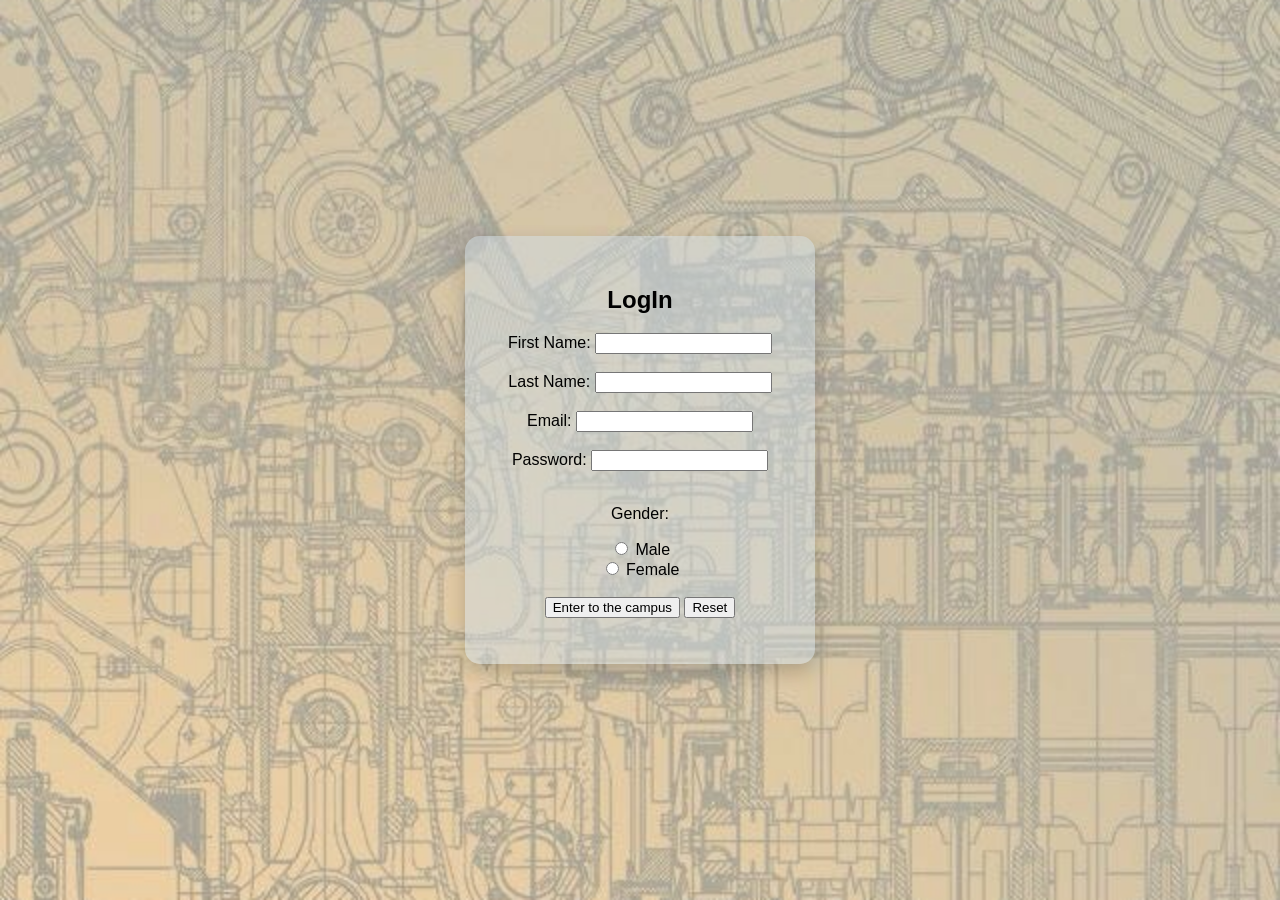
<file: index.html>
<!DOCTYPE html>
<html>
    <head>
<title>Register</title>
<link rel="stylesheet"href="styles.css">
    </head>
    <body class="login-page">
<div class="login-box">
    <h2>LogIn</h2>
    <p><form action="home.html" method="Get">
    <label for="firstName">First Name:</label>
    <input type="text" id="firstName"required>
    <br>
    <br>
    <label for="lastname">Last Name:</label>
    <input type="text" id="lastname"required>
    <br>
    <br>
    <label for="email">Email:</label>
    <input type="email" id="useremail"required>
    <br>
    <br>
    <label for="password">Password:</label>
    <input type="password" id="password"required>
    <br>
    <br>
   <p>Gender:</p> 
    <input type="radio"Name="gender"value="male"required>
    <label="male">Male</label>
    <br>
    <input type="radio"Name="gender"value="female"required>
    <label="female">Female</label>
    <br>
    <br>
    <input type="submit"value="Enter to the campus" id="submit">
    <input type="reset"value="Reset">
</form></p>
</div>
    </body>
</html>
</file>
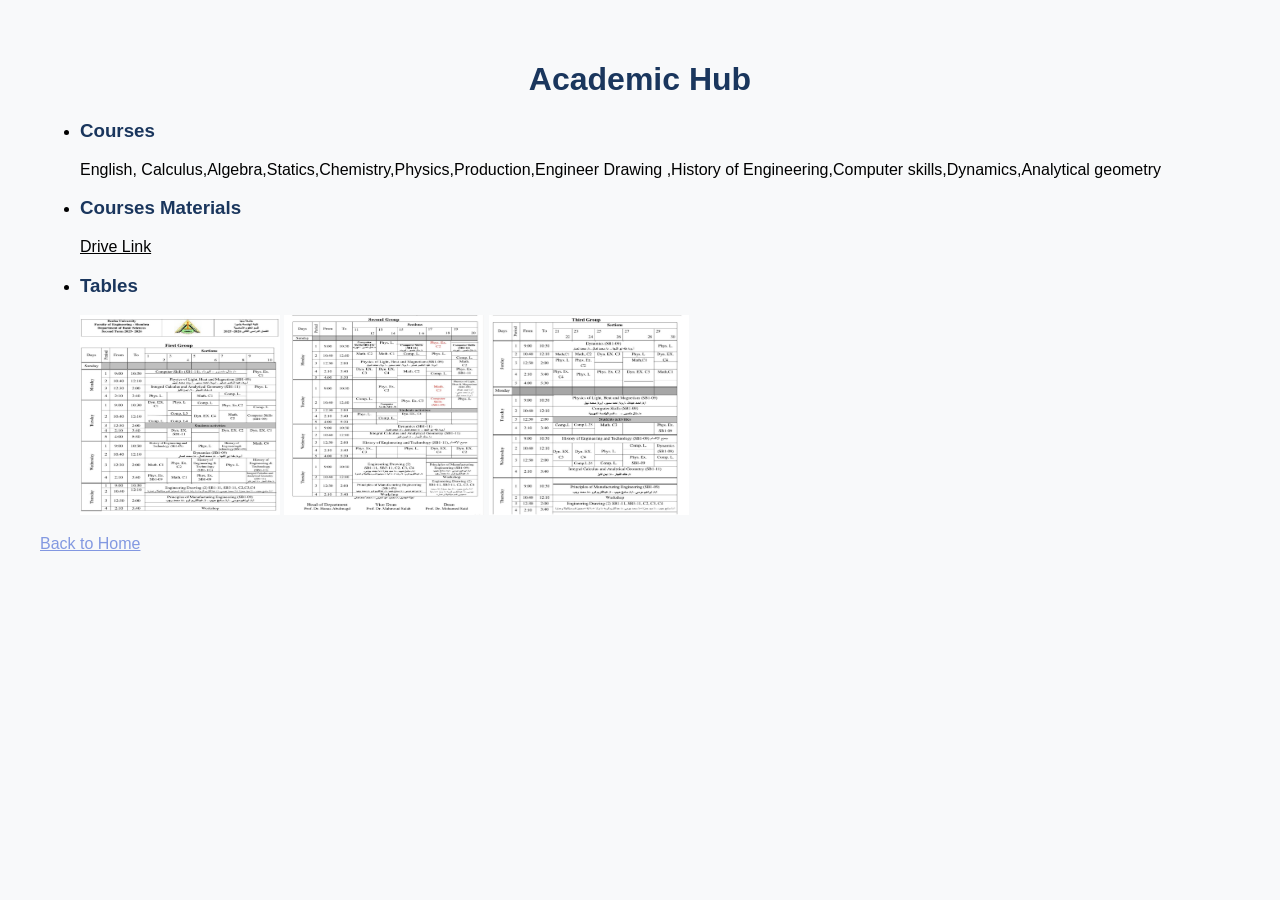
<file: academichub.html>
<!DOCTYPE html>
<html>
    <head>
        <title>Academic Hub</title>
        <link rel="stylesheet"href="styles.css">
    </head>
    <body>
        <h1>Academic Hub</h1>
        <ul>
            <li><h3>Courses</h3></li>
            <p>English,
Calculus,Algebra,Statics,Chemistry,Physics,Production,Engineer Drawing 
,History of Engineering,Computer skills,Dynamics,Analytical geometry</p>
            <li><h3>Courses Materials</h3></li>
            <a class="drive"href="https://drive.google.com/drive/folders/1TYDstQszvV6_vAgd7pfJZGmYhGUY4m2F?usp=sharing">Drive Link</a>
            <li><h3>Tables</h3></li>
            <div calss="container">
            <img src="g1.jpg"alt="group1"width="200"height="200">
            <img src="g2.jpg"alt="group2"width="200"height="200">
            <img src="g3.jpg"alt="group3"width="200"height="200">
            </div>
        </ul>
        <a href="home.html"class="normal-btn">Back to Home</a>
    </body>
</html>
</file>
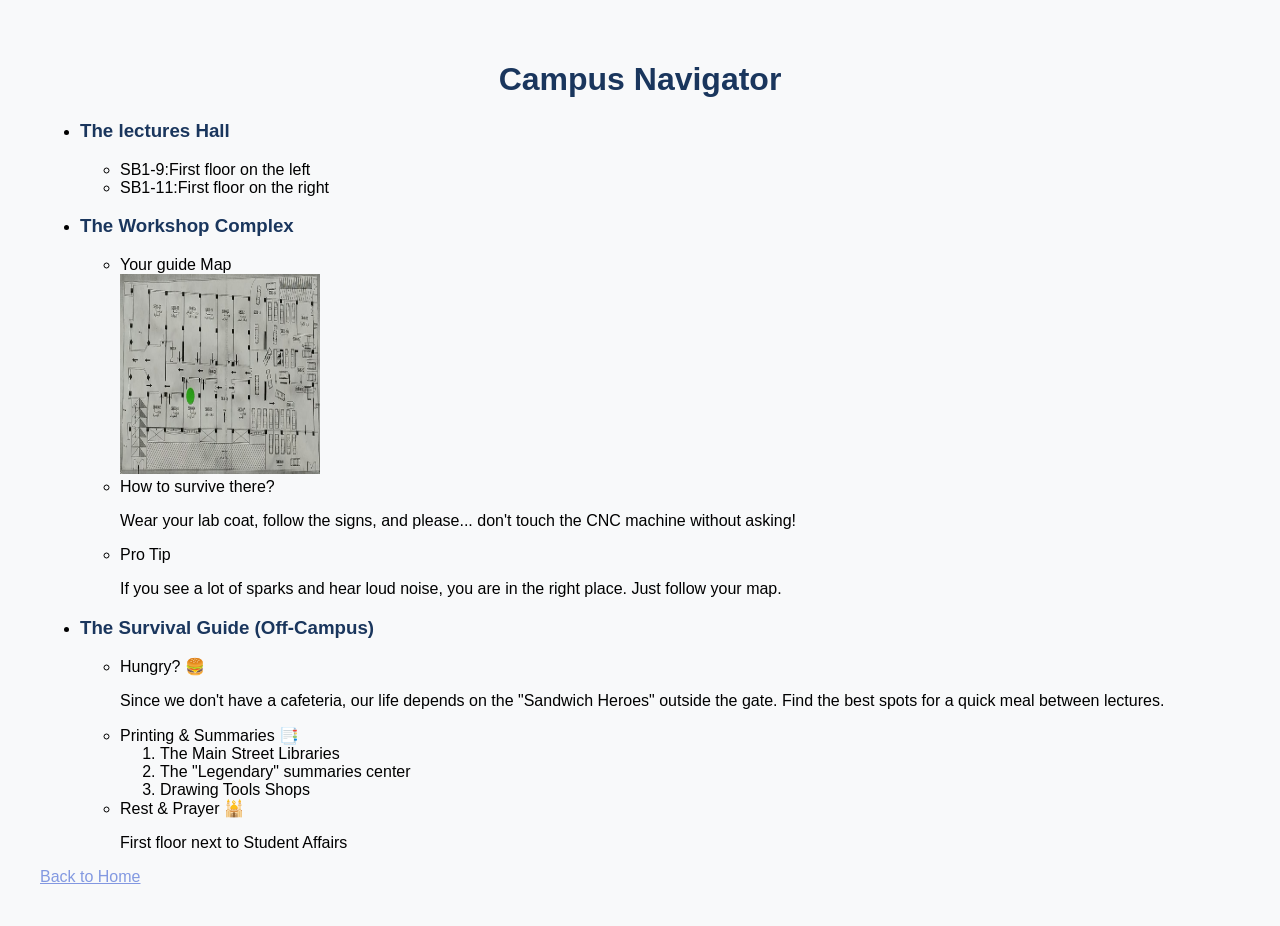
<file: campusnavigator.html>
<!DOCTYPE html>
<html>
    <head>
        <title>Campus Navigator</title>
        <link rel="stylesheet"href="styles.css">
    </head>
    <body>
        <h1>Campus Navigator</h1>
        <div class="navigator-section">
       <ul>
        <li>
            <h3>The lectures Hall</h3>
            <ul>
                <li>SB1-9:First floor on the left</li>
                <li>SB1-11:First floor on the right</li>
            </ul>
        </li>
       </ul> 
        </div>
        <div class="navigator-section">
    <ul>
        <li>
            <h3>The Workshop Complex</h3>
            <ul>
                <li>Your guide Map</li>
                <img src="ws.png" alt="workshop map" width="200" height="200">
                <li>How to survive there?
                    <p>Wear your lab coat, follow the signs, and please... don't touch the CNC machine without asking!</p>
                </li>

                <li>Pro Tip
                    <p>If you see a lot of sparks and hear loud noise, you are in the right place. Just follow your map.</p>
                </li>
            </ul>
        </li>
    </ul>
</div>
<div class="navigator-section">
    <ul>
        <li>
            <h3>The Survival Guide (Off-Campus)</h3>
            <ul>
                <li>Hungry? 🍔
                    <p>Since we don't have a cafeteria, our life depends on the "Sandwich Heroes" outside the gate. Find the best spots for a quick meal between lectures.</p>
                </li>
                
                <li>Printing & Summaries 📑
                    <ol>
                        <li>The Main Street Libraries</li>
                        <li>The "Legendary" summaries center</li>
                        <li>Drawing Tools Shops</li>
                    </ol>
                </li>

                <li>Rest & Prayer 🕌
                    <p>First floor next to Student Affairs</p>
                </li>
            </ul>
        </li>
    </ul>
</div>
<a href="home.html"class="normal-btn">Back to Home</a>
    </body>
</html>
</file>
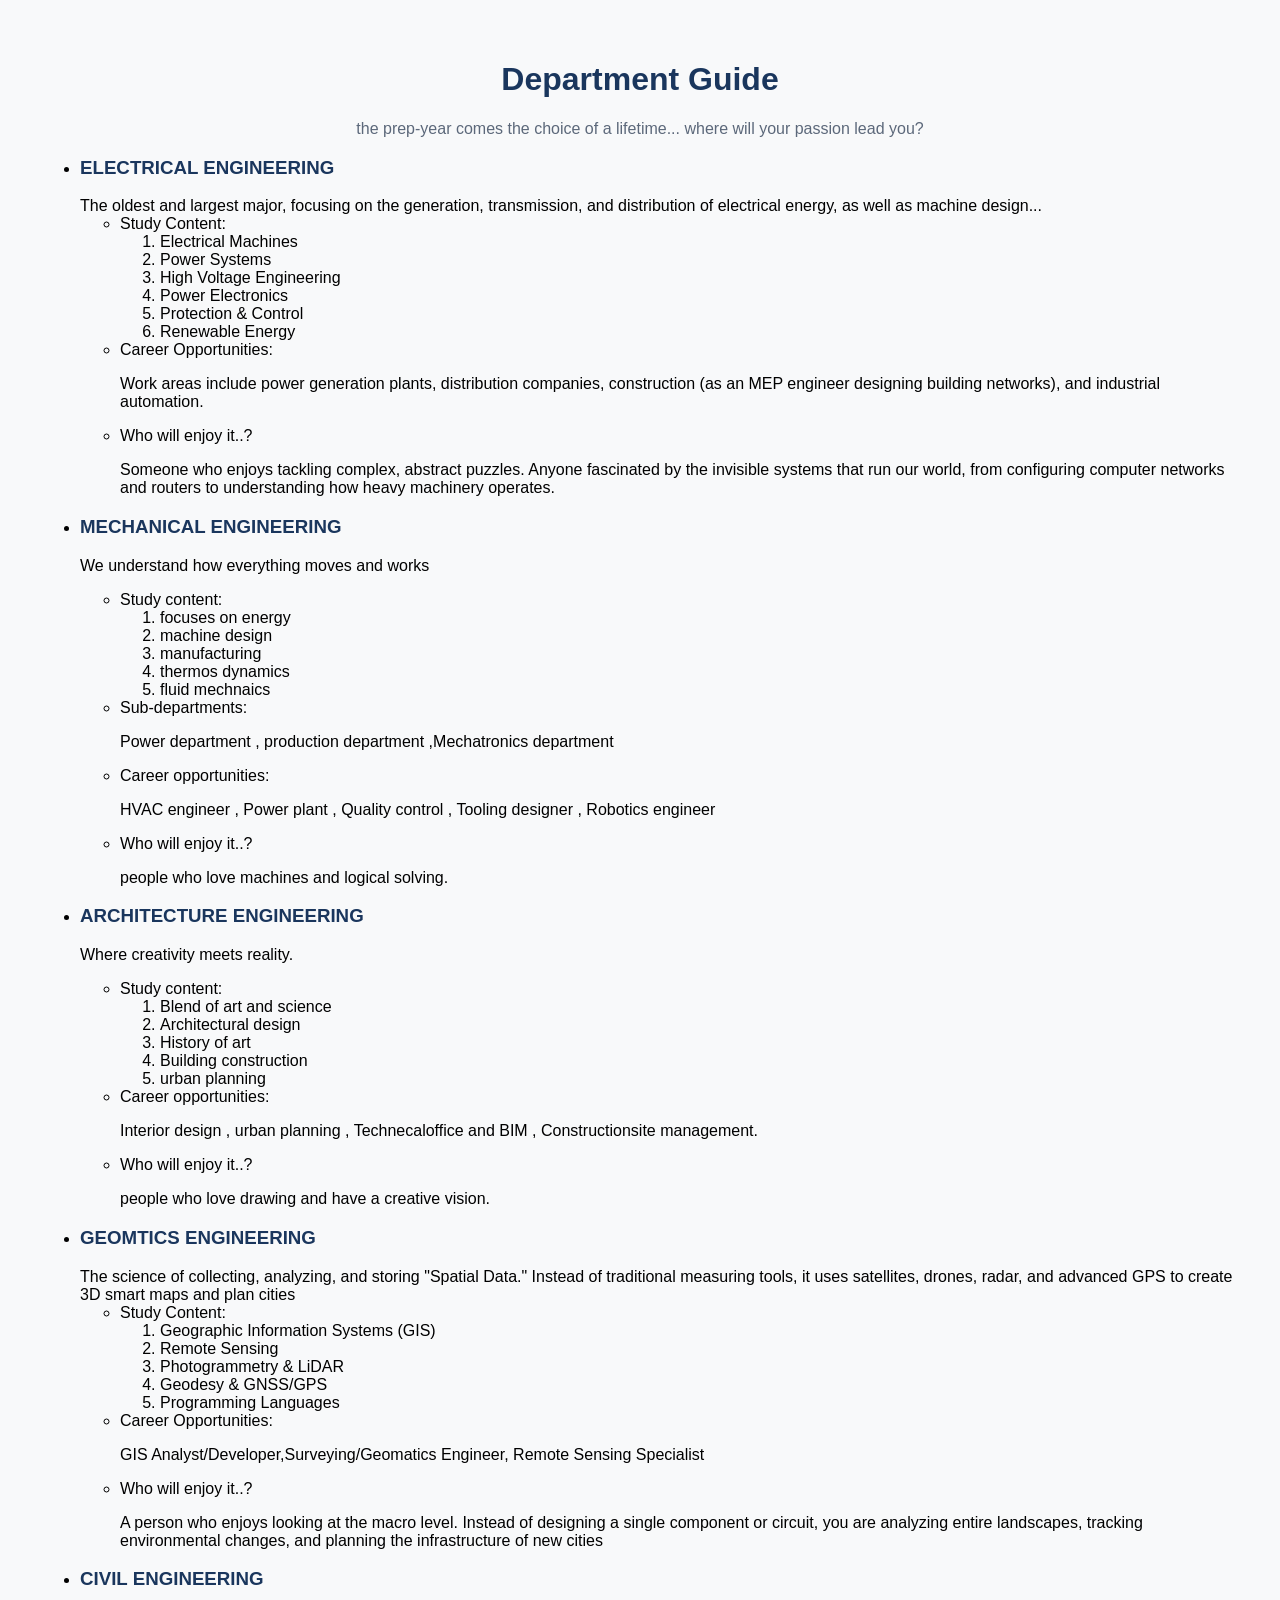
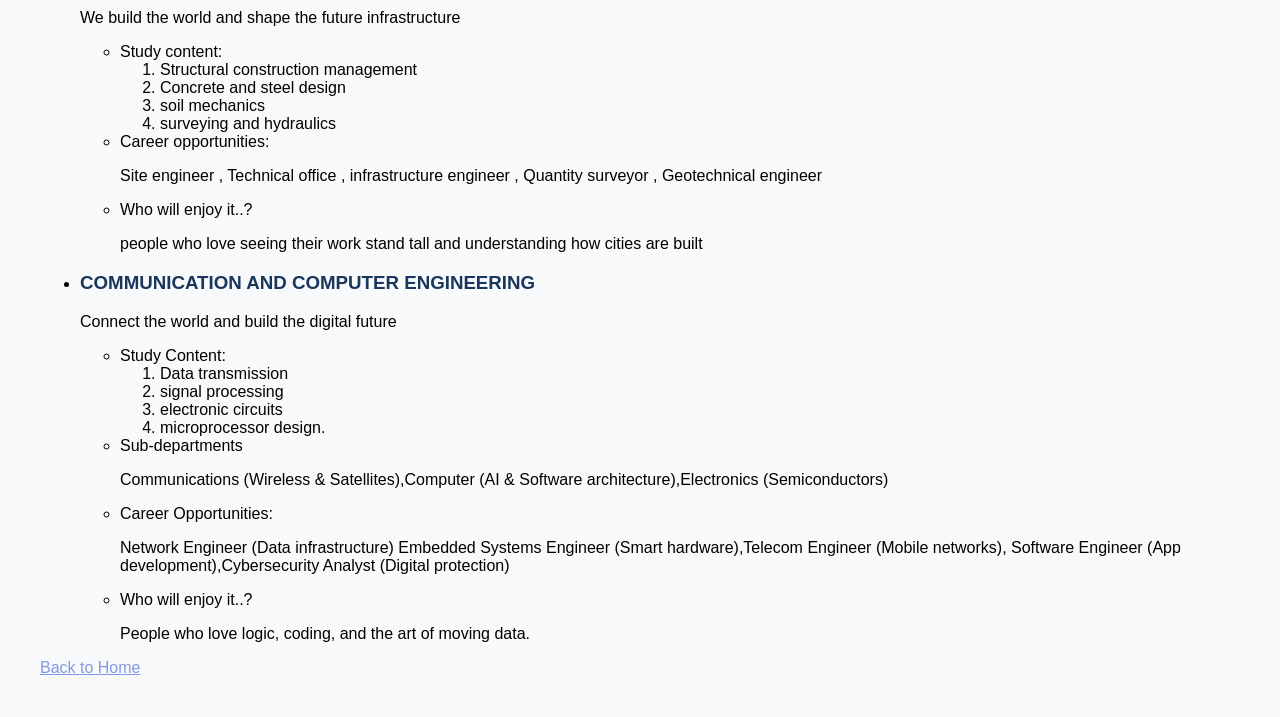
<file: departmentguide.html>
<!DOCTYPE html>
<html>
    <head>
<title>Department Guide</title>
<link rel="stylesheet"href="styles.css">
    </head>
    <body>
<h1>Department Guide</h1>
<p class="highlight">the prep-year comes the choice of a lifetime...
     where will your passion lead you?</p>
<ul>
    <li>
    <h3>ELECTRICAL ENGINEERING</h3>  
    The oldest and largest major, focusing on the generation, transmission, 
    and distribution of electrical energy, as well as machine design...
   <ul>
        <li>Study Content:
            <ol>
                <li>Electrical Machines </li>
                <li>Power Systems</li>
                <li>High Voltage Engineering</li>
                <li>Power Electronics</li>
                <li>Protection & Control</li>
                <li>Renewable Energy</li>
            </ol>
        </li>
        <li>Career Opportunities:</li>
        <p>Work areas include power generation plants,
         distribution companies, construction (as an MEP engineer designing 
         building networks), and industrial automation.</p>
         <li>Who will enjoy it..?</li>
         <p>Someone who enjoys tackling complex, abstract puzzles.
Anyone fascinated by the invisible systems that run our world, from configuring computer networks
 and routers to understanding how heavy machinery operates.</p>
    </ul>  
<li>
<h3>MECHANICAL ENGINEERING</h3>
<p>We understand how everything moves and works</p>
<Ul>
<li>Study content:
<ol>
<li>focuses on energy</li>
<li>machine design</li>
<li>manufacturing</li>
<li>thermos dynamics</li>
<li>fluid mechnaics</li>
</ol>
</li>
<li>Sub-departments:
<p>Power department , production department ,Mechatronics department</p>
<li>Career opportunities:</li>
<p>HVAC engineer , Power plant , Quality control , Tooling designer , Robotics engineer</p>
<li>Who will enjoy it..?</li><p>people who love machines and logical solving.</p>
</ul>
</li>
<li>
<h3>ARCHITECTURE ENGINEERING</h3>
<p>Where creativity meets reality.</p>
<ul>
<li>Study content:
<ol>
<li>Blend of art and science</li>
<li>Architectural design</li>
<li>History of art</li>
<li>Building construction</li>
<li>urban planning</li>
</ol>
</li>
<li>Career opportunities:</li>
<p>Interior design , urban planning , Technecaloffice and BIM , Constructionsite management.</p>
<li>Who will enjoy it..?</li><p>people who love drawing and have a creative vision.</p>
</ul>
</li>
    <li>
        <h3>GEOMTICS ENGINEERING</h3>
        The science of collecting, analyzing, and storing "Spatial Data." 
        Instead of traditional measuring tools, it uses satellites, drones,
         radar, and advanced GPS to create 3D smart maps and plan cities
        <ul>
            <li>Study Content:
                <ol>
                    <li>Geographic Information Systems (GIS)</li>
                    <li>Remote Sensing</li>
                    <li>Photogrammetry & LiDAR</li>
                    <li>Geodesy & GNSS/GPS</li>
                    <li>Programming Languages</li>
                </ol>
            </li>
            <li>Career Opportunities:</li>
            <p>GIS Analyst/Developer,Surveying/Geomatics Engineer,
                Remote Sensing Specialist</p>
            <li>Who will enjoy it..?</li>
            <p>A person who enjoys looking at the macro level. Instead of designing a single component or circuit, you are analyzing entire landscapes, tracking 
            environmental changes, and planning the infrastructure of new cities</p>
        </ul>
    </li>
    <li>
<h3>CIVIL ENGINEERING</h3>
<p>We build the world and shape the future infrastructure</p>
<ul>
<li>Study content: 
<ol>
<li>Structural construction management</li>
<li>Concrete and steel design</li>
<li>soil mechanics</li>
<li>surveying and hydraulics</li>
</ol>
</li>
<li>Career opportunities:</li>
<p>Site engineer , Technical office , infrastructure engineer , Quantity surveyor , Geotechnical engineer</p>
<li>Who will enjoy it..?</li><p>people who love seeing their work stand tall and understanding how cities are built</p>
</ul>
</li>
    <li>
        <h3>COMMUNICATION AND COMPUTER ENGINEERING</h3>
        <P>Connect the world and build the digital future</P>
        <ul>
            <li>Study Content:</li>
            <ol>
                <li>Data transmission</li>
                <li> signal processing</li>
                <li>electronic circuits</li>
                <li>microprocessor design.</li>
            </ol>
            <li>Sub-departments</li>
            <p> Communications (Wireless & Satellites),Computer (AI & Software architecture),Electronics (Semiconductors)</p>
            <li>Career Opportunities:</li>
            <p>Network Engineer (Data infrastructure)
   Embedded Systems Engineer (Smart hardware),Telecom Engineer (Mobile networks),
   Software Engineer (App development),Cybersecurity Analyst (Digital protection)</p>
       <li>Who will enjoy it..?</li>
       <p>People who love logic, coding, and the art of moving data.</p>
</ul>
    </li>

</ul>
<a href="home.html"class="normal-btn">Back to Home</a>
    </body>
</html>
</file>
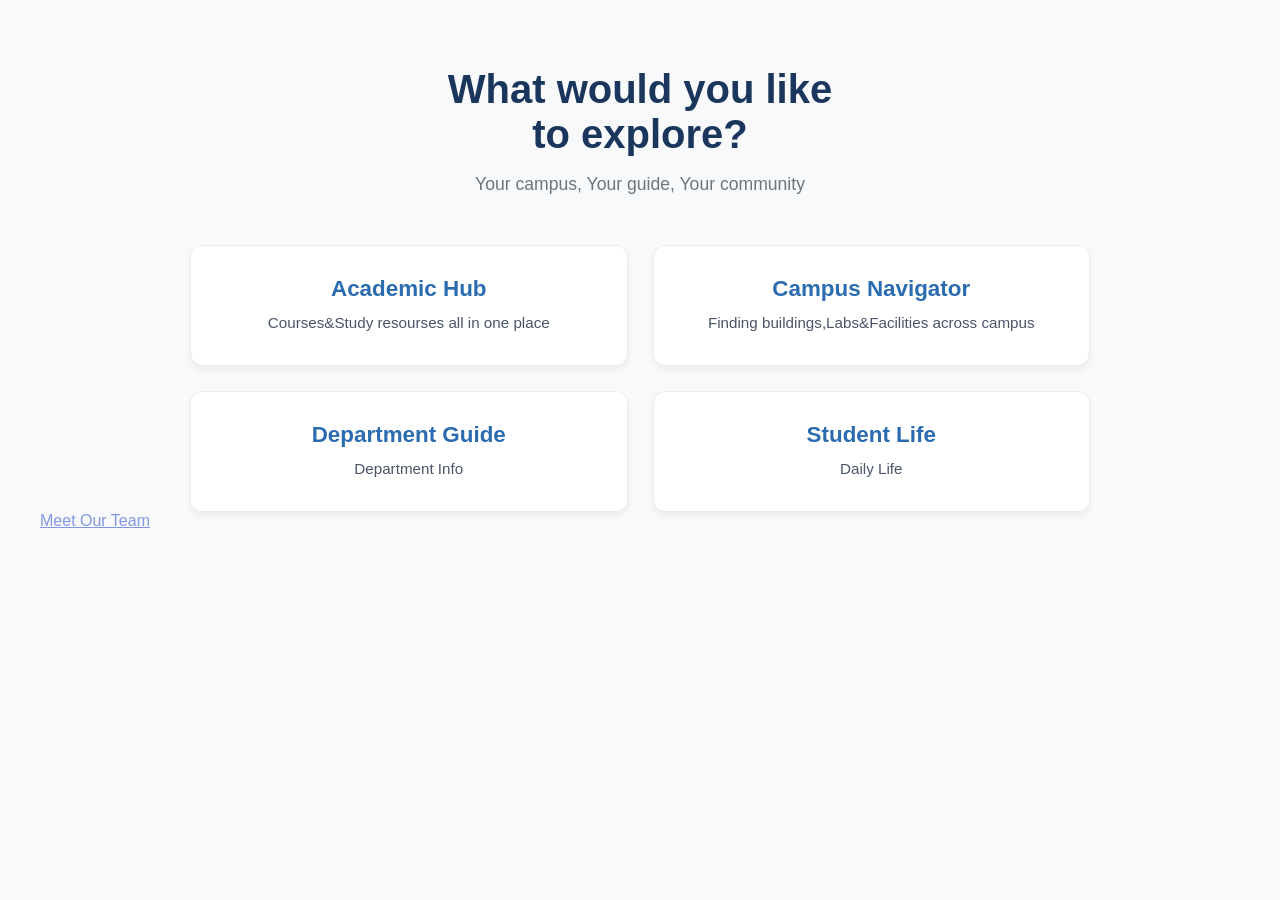
<file: home.html>
<!DOCTYPE html>
<html>
    <head>
        <title>Inside Shubra Walls</title>
        <link rel="stylesheet"href="styles.css">
    </head>
    <body>
        <div class="header-text">
        <h1>What would you like<br>
            to explore?</h1>
            <p class="subtitle">Your campus, Your guide, Your community</p>
</div>
            <div class="cards-container">
        <a href="academichub.html" class="card">
            <h3>Academic Hub</h3>
            <p>Courses&Study resourses all in one place</p>
        </a>

        <a href="campusnavigator.html" class="card">
            <h3>Campus Navigator</h3>
            <p>Finding buildings,Labs&Facilities across campus</p>
        </a>

        <a href="departmentguide.html" class="card">
            <h3>Department Guide</h3>
            <p>Department Info</p>
        </a>

        <a href="studentlife.html" class="card">
            <h3>Student Life</h3>
            <p>Daily Life</p>
        </a>
    </div>
    <a href="ourteam.html" class="normal-btn">Meet Our Team</a>
    </body>
</html>
</file>
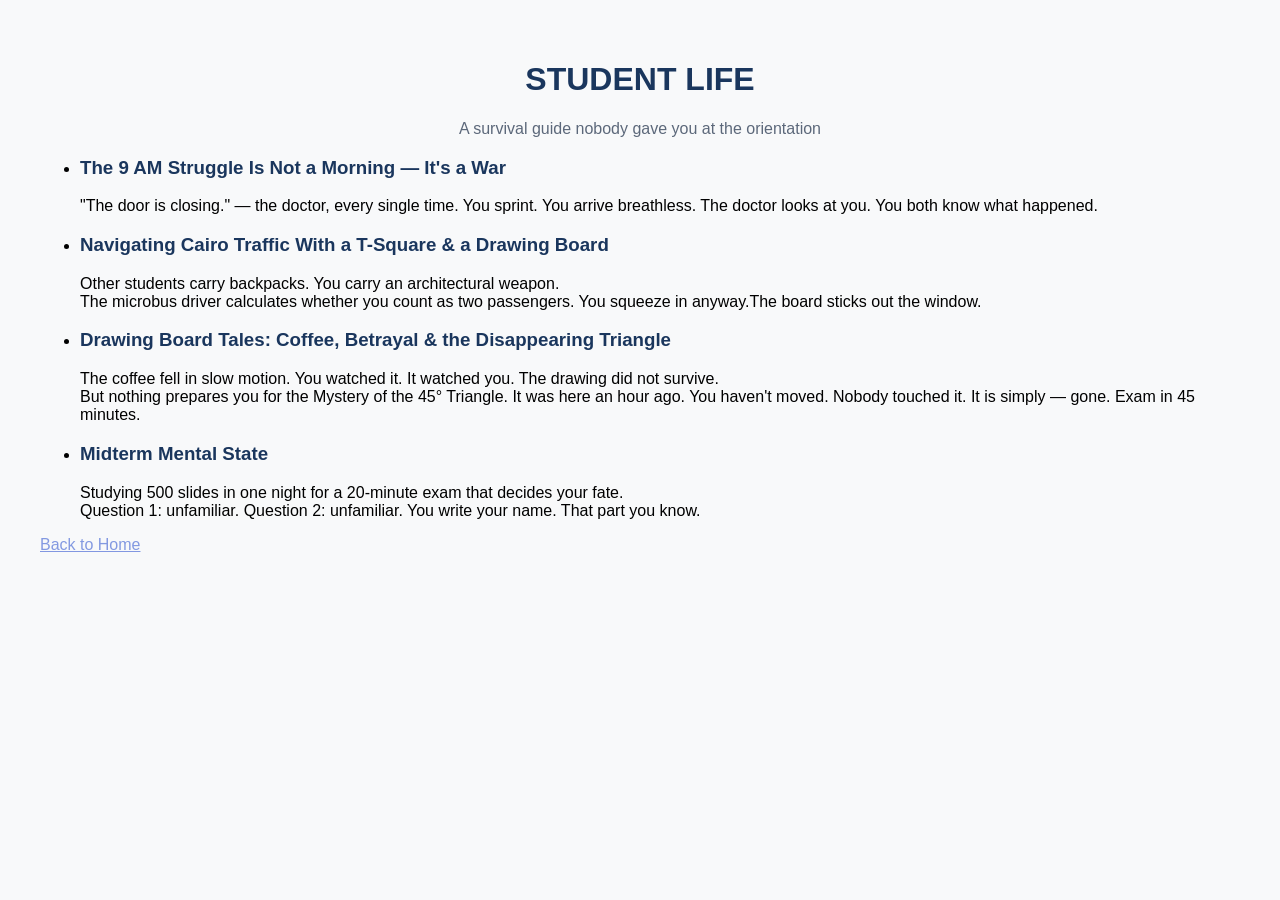
<file: studentlife.html>
<!DOCTYPE html>
<html>
    <head>
<title>Student Life</title>
<link rel="stylesheet"href="styles.css">
    </head>
    <body>
<h1>STUDENT LIFE</h1>
<P class="highlight">A survival guide nobody gave you at the orientation</P>
<ul>
    <li>
        <h3>The 9 AM Struggle Is Not a Morning — It's a War</h3>
        <p>"The door is closing." — the doctor, every single time.
You sprint. You arrive breathless. The doctor looks at you. You both know what happened.</p>
    </li>
    <li>
        <h3>Navigating Cairo Traffic With a T-Square & a Drawing Board</h3>
        <p>Other students carry backpacks. You carry an architectural weapon.
            <br>The microbus driver calculates whether you count as two passengers. You squeeze in anyway.The board sticks out the window.
        </p>
    </li>
    <li>
        <h3>Drawing Board Tales: Coffee, Betrayal & the Disappearing Triangle</h3>
        <p>The coffee fell in slow motion. You watched it. It watched you. The drawing did not survive.
<br>But nothing prepares you for the Mystery of the 45° Triangle. It was here an hour ago. You haven't moved.
 Nobody touched it. It is simply — gone. Exam in 45 minutes.</p>
    </li>
    <li>
        <h3>Midterm Mental State</h3>
        <p>Studying 500 slides in one night for a 20-minute
             exam that decides your fate.
            <br>Question 1: unfamiliar. Question 2: unfamiliar.
             You write your name. That part you know.</p>
    </li>
</ul>
<a href="home.html"class="normal-btn">Back to Home</a>
    </body>
</html>
</file>
<file: styles.css>
body {
    margin: 0;
    padding: 40px;
    font-family: Arial, sans-serif;
    background-color: #f8f9fa;
}
body.login-page {
    background-image: url(bg.jpg);
    background-size: cover;
    background-repeat: no-repeat;
    background-position: center;
    display: flex;
    justify-content: center;
    align-items: center;
    min-height: 100vh;
    padding: 0;
}
body.ourteam-page {
    background-image: url(team.png);
    background-size: cover;
    background-repeat: no-repeat;
    background-position: center;
    min-height: 100vh;
    padding: 20px;
    position: relative;
}
.back-home-btn {
    position: absolute;
    bottom: 20px;
    left: 20px;
    color: black;
    background-color: rgba(255, 255, 255, 0.8);
}
.login-box {
    width: 90%;
    max-width: 350px;
    background-color: rgba(207, 220, 229, 0.486);
    padding: 30px;
    border-radius: 15px;
    box-shadow: 0px 8px 20px rgba(0, 0, 0, 0.2);
    text-align: center;
    margin: 0 auto;
    box-sizing: border-box;
}
.header-text {
    text-align: center;
    margin-top: 50px; 
    margin-bottom: 40px; }
.header-text h1 {
    color: #1a365d;
    font-size: 2.5em;
    margin-bottom: 10px;}
.header-text .subtitle {
    color: #718096;
    font-size: 1.1em;}
body {
    margin: 0;
    padding: 40px;
    font-family: Arial, sans-serif;
    background-color: #f8f9fa;
    display: block;}
.header-text {
    text-align: center;
    margin-top: 20px;
    margin-bottom: 50px;}
.header-text h1 {
    color: #1a365d;
    font-size: 2.5em;
    margin-bottom: 10px;}
.header-text .subtitle {
    color: #6c757d;
    font-size: 1.1em;}
.cards-container {
    display: grid;
    grid-template-columns: repeat(2, 1fr);
    gap: 25px;
    max-width: 900px;
    margin: 0 auto;}
.card {
    background-color: #ffffff;
    border: 1px solid #e9ecef;
    border-radius: 12px;
    padding: 30px 20px;
    text-align: center;
    text-decoration: none;
    box-shadow: 0 4px 6px rgba(0, 0, 0, 0.05);
    transition: transform 0.3s ease, box-shadow 0.3s ease, border-color 0.3s ease;}
.card:hover {
    transform: translateY(-5px);
    box-shadow: 0 10px 15px rgba(0, 0, 0, 0.1);
    border-color: #3182ce;}
.card h3 {
    color: #2b6cb0;
    font-size: 1.4em;
    margin-top: 0;
    margin-bottom: 10px;}

.card p {
    color: #4a5568;
    font-size: 0.95em;
    margin: 0;
    line-height: 1.5;}
h1{color: #1a365d;text-align: center;}
h3{color:#1a365d ;}
.highlight{color:#5c687a;text-align: center;}
.drive{color: black;}
.normal-btn{color: black;}
    .normal-btn {color: rgba(96, 124, 218, 0.774)}
</file>
